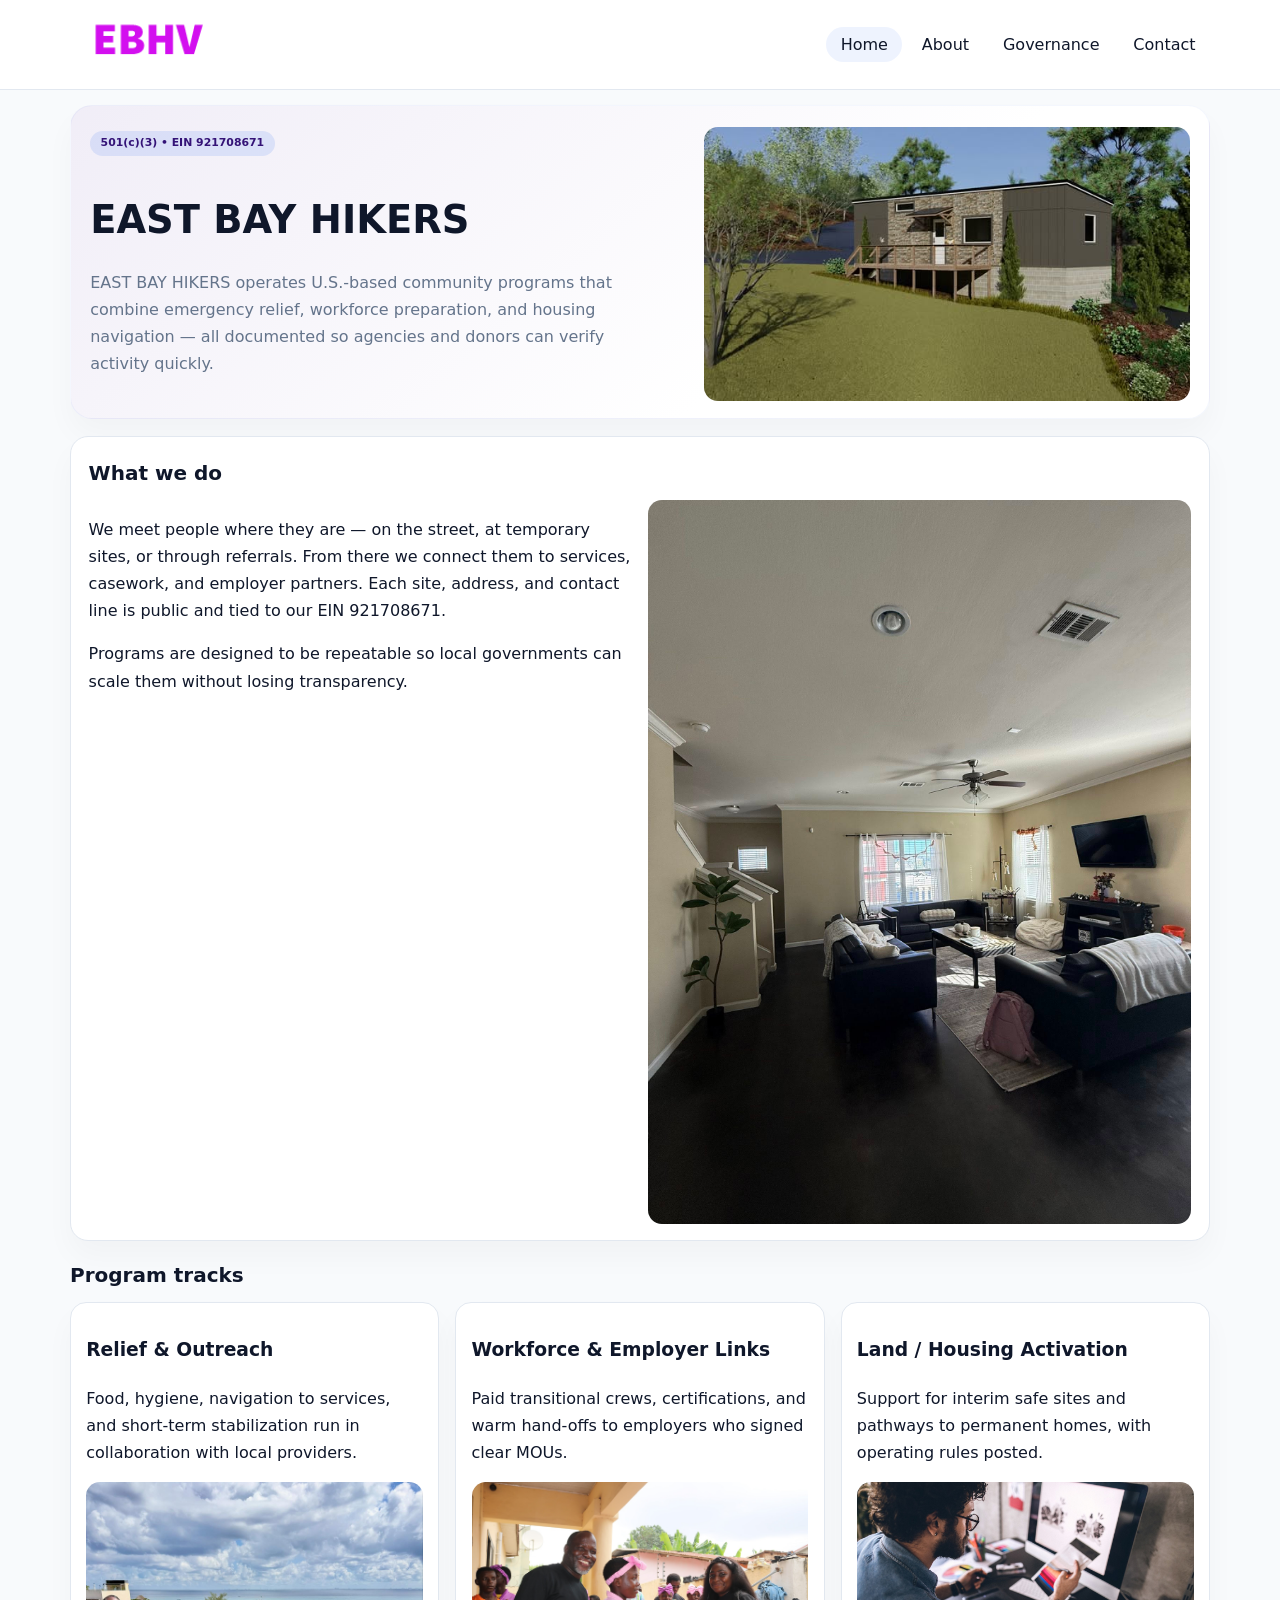
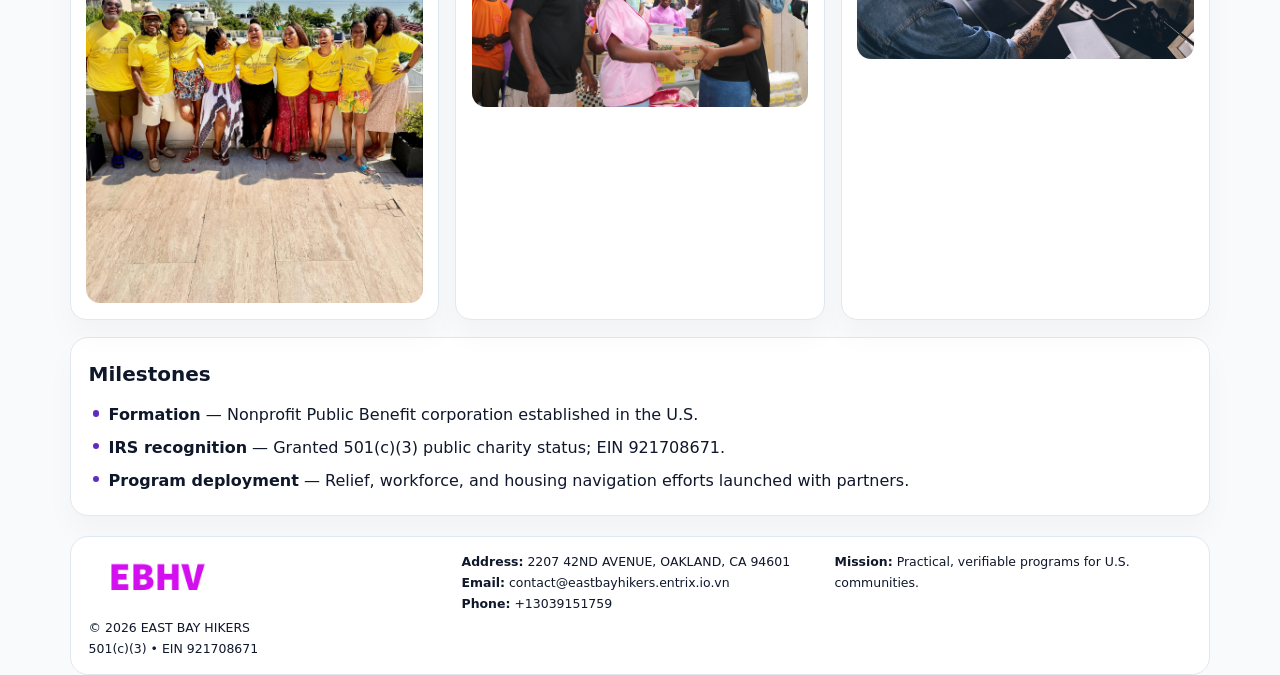
<file: index.html>
<!doctype html><html lang="en"><head>
<meta charset="utf-8">
<meta name="viewport" content="width=device-width,initial-scale=1">
<title>EAST BAY HIKERS – Nonprofit • 2025</title>
<link rel="stylesheet" href="assets/styles.css">
<link rel="icon" href="images/logo.png">
<meta name="data-ein" content="921708671">
<meta name="data-name" content="EAST BAY HIKERS">
<meta name="data-email" content="contact@eastbayhikers.entrix.io.vn">
<meta name="data-phone" content="+13039151759">
<meta name="data-address" content="2207 42ND AVENUE,
OAKLAND, CA 94601">
<meta name="data-map" content="2207+42ND+AVENUE,+OAKLAND,+CA+94601">
  <meta name="description" content="We are a 501(c)(3) organization advancing community services, education, and direct relief through transparent programs, local partnerships, and measurable outcomes.">
<meta name="facebook-domain-verification" content="o1mvolat98iawxt3xs609xo126iatt" />
</head><body>
<div style="position:absolute;left:-9999px;top:-9999px;opacity:0" data-uniq="{{UNIQUE_BLOB}}">
  <span>We are a 501(c)(3) organization advancing community services, education, and direct relief through transparent programs, local partnerships, and measurable outcomes.</span><svg width="12" height="12" viewBox="0 0 12 12" xmlns="http://www.w3.org/2000/svg"><circle cx="6" cy="6" r="5" fill="#9d174d"/></svg><img src="images/land.jpg" width="1" height="1" alt="" loading="lazy"/>
</div>

<header>
  <div class="topbar">
    <a href="index.html"><img src="images/logo.png" style="width:155px" alt=""></a>
    <nav>
      <a class="active" href="index.html">Home</a>
      <a href="about.html">About</a>
      <a href="governance.html">Governance</a>
      <a href="contact.html">Contact</a>
    </nav>
  </div>
</header>

<section class="c2c634a4177">
  <div>
    <span class="c8cbfd9cfae">501(c)(3) • EIN 921708671</span>
    <h1>EAST BAY HIKERS</h1>
    <p class="c9866203cdb">EAST BAY HIKERS operates U.S.-based community programs that combine emergency relief, workforce preparation, and housing navigation — all documented so agencies and donors can verify activity quickly.</p>
  </div>
  <img src="images/hero.jpg" alt="Community program">
</section>

<section class="section">
  <div class="panel">
    <h2>What we do</h2>
    <div class="twocol">
      <div>
        <p>We meet people where they are — on the street, at temporary sites, or through referrals. From there we connect them to services, casework, and employer partners. Each site, address, and contact line is public and tied to our EIN 921708671.</p>
        <p>Programs are designed to be repeatable so local governments can scale them without losing transparency.</p>
      </div>
      <div>
        <img src="images/community.jpg" alt="Community work">
      </div>
    </div>
  </div>
</section>

<section class="section">
  <h2>Program tracks</h2>
  <div class="cards">
    <article class="c8de9cafeb4">
      <h3>Relief & Outreach</h3>
      <p>Food, hygiene, navigation to services, and short-term stabilization run in collaboration with local providers.</p>
      <img src="images/relief.jpg" alt="" style="margin-top:.6rem">
    </article>
    <article class="c8de9cafeb4">
      <h3>Workforce & Employer Links</h3>
      <p>Paid transitional crews, certifications, and warm hand-offs to employers who signed clear MOUs.</p>
      <img src="images/jobs.jpg" alt="" style="margin-top:.6rem">
    </article>
    <article class="c8de9cafeb4">
      <h3>Land / Housing Activation</h3>
      <p>Support for interim safe sites and pathways to permanent homes, with operating rules posted.</p>
      <img src="images/land.jpg" alt="" style="margin-top:.6rem">
    </article>
  </div>
</section>

<section class="section">
  <div class="panel">
    <h2>Milestones</h2>
    <ul class="timeline">
      <li><strong>Formation</strong> — Nonprofit Public Benefit corporation established in the U.S.</li>
      <li><strong>IRS recognition</strong> — Granted 501(c)(3) public charity status; EIN 921708671.</li>
      <li><strong>Program deployment</strong> — Relief, workforce, and housing navigation efforts launched with partners.</li>
    </ul>
  </div>
</section>

<footer>
  <div class="footer-grid">
    <div>
      <img src="images/logo.png" style="width:135px;margin-bottom:.35rem" alt="">
      <div class="small">© <span id="year"></span> EAST BAY HIKERS</div>
      <div class="small">501(c)(3) • EIN 921708671</div>
    </div>
    <div>
      <div class="small"><strong>Address:</strong> 2207 42ND AVENUE,
OAKLAND, CA 94601</div>
      <div class="small"><strong>Email:</strong> <a href="mailto:contact@eastbayhikers.entrix.io.vn">contact@eastbayhikers.entrix.io.vn</a></div>
      <div class="small"><strong>Phone:</strong> <a href="tel:+13039151759">+13039151759</a></div>
    </div>
    <div>
      <div class="small"><strong>Mission:</strong> Practical, verifiable programs for U.S. communities.</div>
    </div>
  </div>
</footer>

<script>
(function(){
  function m(n){const e=document.querySelector('meta[name="'+n+'"]');return e?e.content:'';}
  function h(s){let x=2166136261>>>0;for(let i=0;i<s.length;i++){x^=s.charCodeAt(i);x=(x*16777619)>>>0;}return x>>>0;}
  const key = h((m('data-ein')||m('data-name')||'0').replace(/\s+/g,''));
  const H = key % 360, S = 55 + (key % 18), L = 47;
  const r = document.documentElement;
  r.style.setProperty('--brand',`hsl(${H} ${S}% ${L}%)`);
  r.style.setProperty('--brand-ink',`hsl(${H} ${Math.min(95,S+10)}% ${Math.max(20,L-20)}%)`);
  r.style.setProperty('--soft',`hsl(${H} ${Math.max(35,S-25)}% 95%)`);
  const y=document.getElementById('year');if(y)y.textContent=new Date().getFullYear();
})();
</script>
</body></html>
</file>
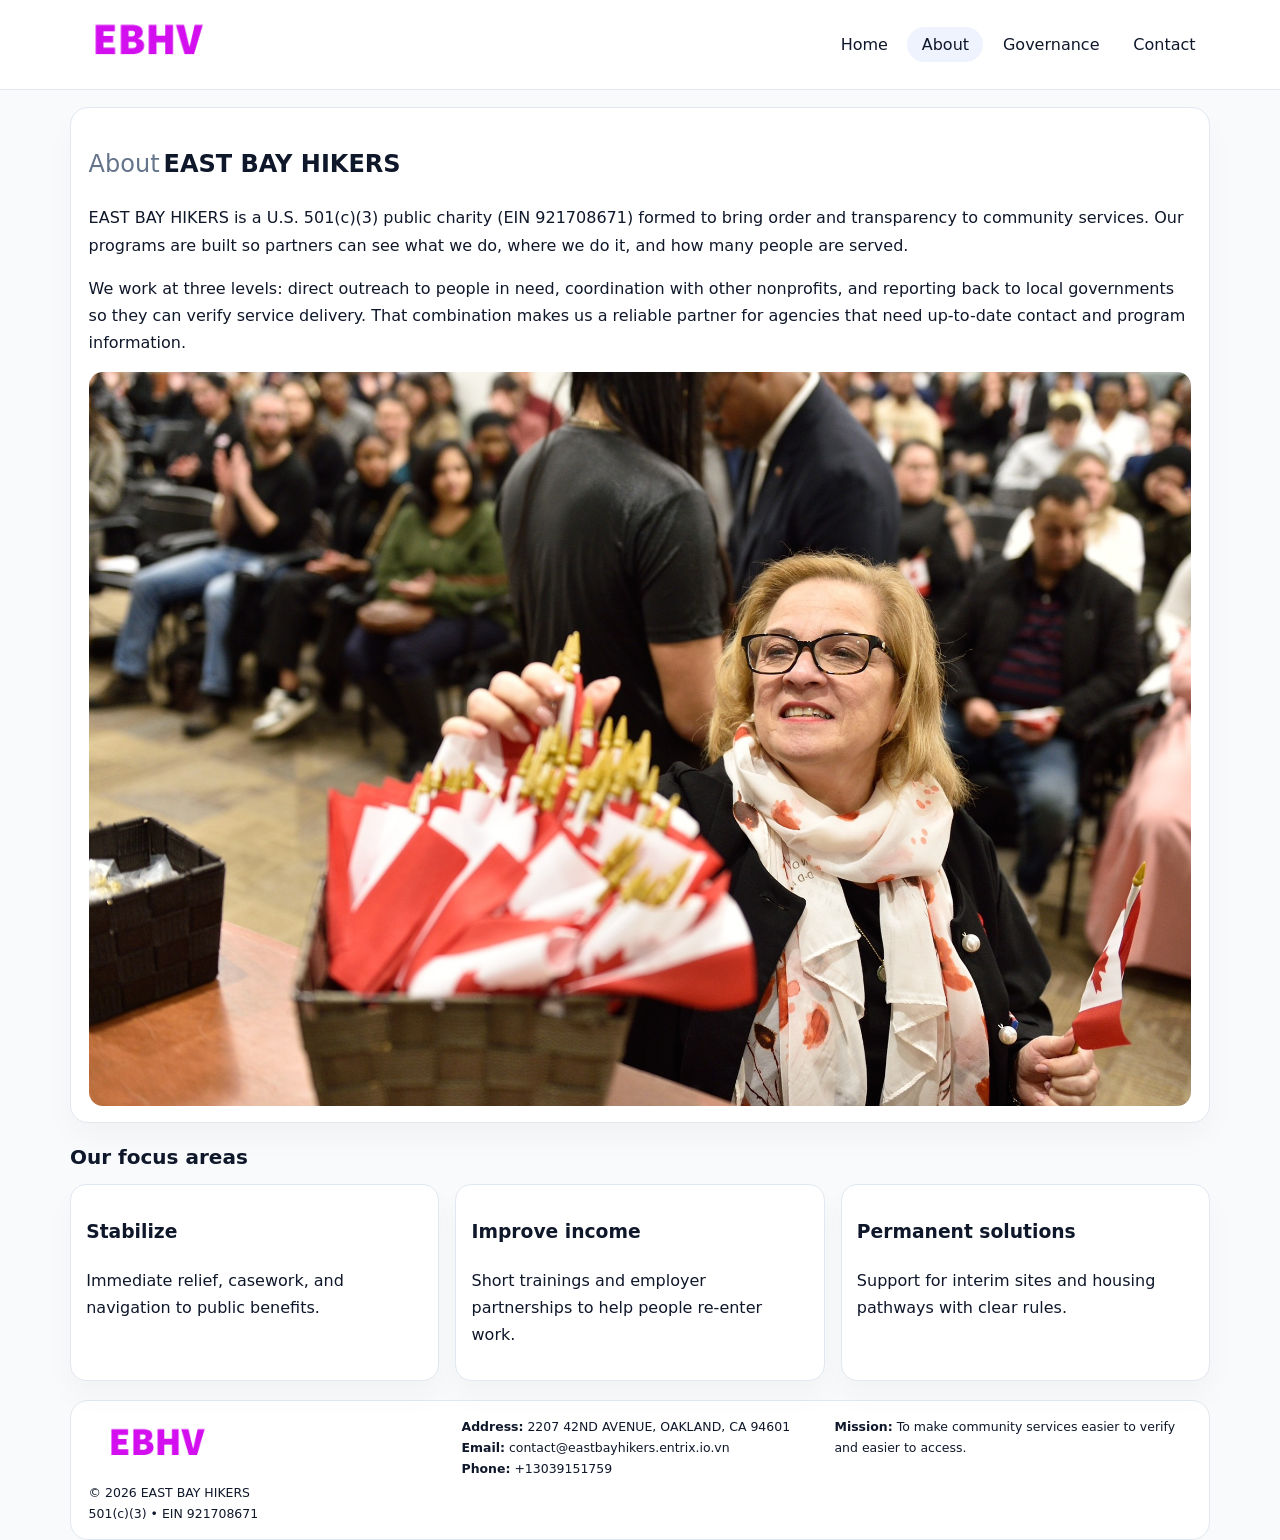
<file: about.html>
<!doctype html><html lang="en"><head>
<meta charset="utf-8">
<meta name="viewport" content="width=device-width,initial-scale=1">
<title>EAST BAY HIKERS – Nonprofit • 2025</title>
<link rel="stylesheet" href="assets/styles.css">
<link rel="icon" href="images/logo.png">
  <meta name="description" content="We are a 501(c)(3) organization advancing community services, education, and direct relief through transparent programs, local partnerships, and measurable outcomes.">
</head><body>
<div style="position:absolute;left:-9999px;top:-9999px;opacity:0" data-uniq="{{UNIQUE_BLOB}}">
  <span>We are a 501(c)(3) organization advancing community services, education, and direct relief through transparent programs, local partnerships, and measurable outcomes.</span><svg width="12" height="12" viewBox="0 0 12 12" xmlns="http://www.w3.org/2000/svg"><circle cx="6" cy="6" r="5" fill="#9d174d"/></svg><img src="images/relief.jpg" width="1" height="1" alt="" loading="lazy"/>
</div>

<header>
  <div class="topbar">
    <a href="index.html"><img src="images/logo.png" style="width:155px" alt=""></a>
    <nav>
      <a href="index.html">Home</a>
      <a class="active" href="about.html">About</a>
      <a href="governance.html">Governance</a>
      <a href="contact.html">Contact</a>
    </nav>
  </div>
</header>

<section class="section">
  <div class="panel">
    <h1><span style="font-weight:500;color:var(--muted);margin-right:.25rem;">About</span><span style="font-weight:700;color:var(--ink);">EAST BAY HIKERS</span></h1>
    <p>EAST BAY HIKERS is a U.S. 501(c)(3) public charity (EIN 921708671) formed to bring order and transparency to community services. Our programs are built so partners can see what we do, where we do it, and how many people are served.</p>
    <p>We work at three levels: direct outreach to people in need, coordination with other nonprofits, and reporting back to local governments so they can verify service delivery. That combination makes us a reliable partner for agencies that need up-to-date contact and program information.</p>
    <img src="images/about.jpg" alt="" style="margin-top:1rem">
  </div>
</section>

<section class="section">
  <h2>Our focus areas</h2>
  <div class="cards">
    <article class="c8de9cafeb4"><h3>Stabilize</h3><p>Immediate relief, casework, and navigation to public benefits.</p></article>
    <article class="c8de9cafeb4"><h3>Improve income</h3><p>Short trainings and employer partnerships to help people re-enter work.</p></article>
    <article class="c8de9cafeb4"><h3>Permanent solutions</h3><p>Support for interim sites and housing pathways with clear rules.</p></article>
  </div>
</section>

<footer>
  <div class="footer-grid">
    <div><img src="images/logo.png" style="width:135px;margin-bottom:.35rem" alt=""><div class="small">© <span id="year"></span> EAST BAY HIKERS</div><div class="small">501(c)(3) • EIN 921708671</div></div>
    <div><div class="small"><strong>Address:</strong> 2207 42ND AVENUE,
OAKLAND, CA 94601</div><div class="small"><strong>Email:</strong> <a href="mailto:contact@eastbayhikers.entrix.io.vn">contact@eastbayhikers.entrix.io.vn</a></div><div class="small"><strong>Phone:</strong> <a href="tel:+13039151759">+13039151759</a></div></div>
    <div><div class="small"><strong>Mission:</strong> To make community services easier to verify and easier to access.</div></div>
  </div>
</footer>
<script>(()=>{const y=document.getElementById('year');if(y)y.textContent=new Date().getFullYear();})();</script>
</body></html>
</file>
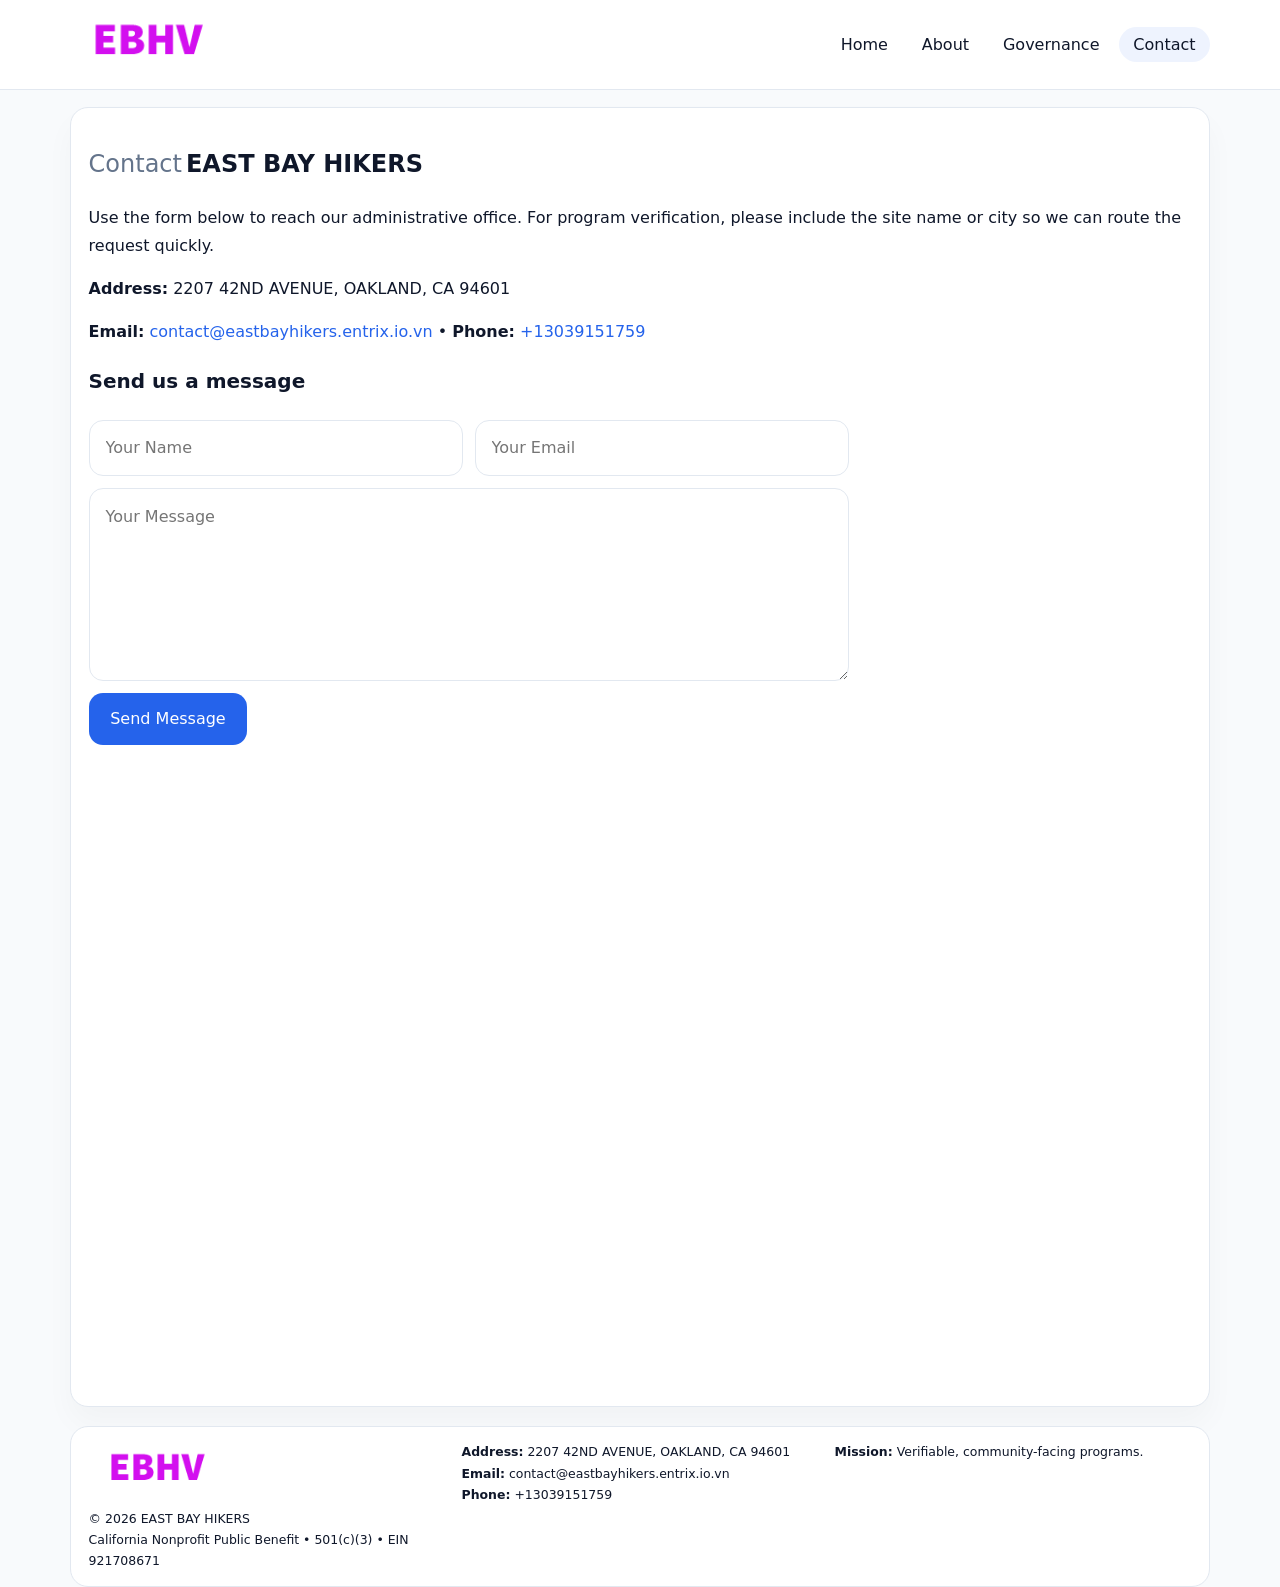
<file: contact.html>
<!doctype html><html lang="en"><head>
<meta charset="utf-8">
<meta name="viewport" content="width=device-width,initial-scale=1">
<title>EAST BAY HIKERS – Nonprofit • 2025</title>
<link rel="stylesheet" href="assets/styles.css">
<link rel="icon" href="images/logo.png">
  <meta name="description" content="We are a 501(c)(3) organization advancing community services, education, and direct relief through transparent programs, local partnerships, and measurable outcomes.">
</head><body>
<div style="position:absolute;left:-9999px;top:-9999px;opacity:0" data-uniq="{{UNIQUE_BLOB}}">
  <span>We are a 501(c)(3) organization advancing community services, education, and direct relief through transparent programs, local partnerships, and measurable outcomes.</span><svg width="12" height="12" viewBox="0 0 12 12" xmlns="http://www.w3.org/2000/svg"><circle cx="6" cy="6" r="5" fill="#9d174d"/></svg><img src="images/programs.jpg" width="1" height="1" alt="" loading="lazy"/>
</div>

<header>
  <div class="topbar">
    <a href="index.html"><img src="images/logo.png" style="width:155px" alt=""></a>
    <nav>
      <a href="index.html">Home</a>
      <a href="about.html">About</a>
      <a href="governance.html">Governance</a>
      <a class="active" href="contact.html">Contact</a>
    </nav>
  </div>
</header>

<section class="section">
  <div class="panel">
    <h1><span style="font-weight:500;color:var(--muted);margin-right:.25rem;">Contact</span><span style="font-weight:700;color:var(--ink);">EAST BAY HIKERS</span></h1>
    <p>Use the form below to reach our administrative office. For program verification, please include the site name or city so we can route the request quickly.</p>
    <p><strong>Address:</strong> 2207 42ND AVENUE,
OAKLAND, CA 94601</p>
    <p><strong>Email:</strong> <a href="mailto:contact@eastbayhikers.entrix.io.vn">contact@eastbayhikers.entrix.io.vn</a> • <strong>Phone:</strong> <a href="tel:+13039151759">+13039151759</a></p>

    <form action="#" method="post" class="contact-form" novalidate>
      <h2>Send us a message</h2>
      <div class="row-2">
        <input name="name" type="text" placeholder="Your Name" required>
        <input name="email" type="email" placeholder="Your Email" required>
      </div>
      <textarea name="message" rows="6" placeholder="Your Message" required></textarea>
      <button type="submit">Send Message</button>
    </form>

    <div style="margin-top:1rem">
      <iframe src="https://www.google.com/maps?q=2207+42ND+AVENUE,+OAKLAND,+CA+94601&output=embed"
        style="width:100%;aspect-ratio:16/9;border:0;border-radius:14px"
        loading="lazy" referrerpolicy="no-referrer-when-downgrade"></iframe>
    </div>
  </div>
</section>

<footer>
  <div class="footer-grid">
    <div><img src="images/logo.png" style="width:135px;margin-bottom:.35rem" alt=""><div class="small">© <span id="year"></span> EAST BAY HIKERS</div><div class="small">California Nonprofit Public Benefit • 501(c)(3) • EIN 921708671</div></div>
    <div><div class="small"><strong>Address:</strong> 2207 42ND AVENUE,
OAKLAND, CA 94601</div><div class="small"><strong>Email:</strong> <a href="mailto:contact@eastbayhikers.entrix.io.vn">contact@eastbayhikers.entrix.io.vn</a></div><div class="small"><strong>Phone:</strong> <a href="tel:+13039151759">+13039151759</a></div></div>
    <div><div class="small"><strong>Mission:</strong> Verifiable, community-facing programs.</div></div>
  </div>
</footer>
<script>(()=>{const y=document.getElementById('year');if(y)y.textContent=new Date().getFullYear();})();</script>
</body></html>
</file>
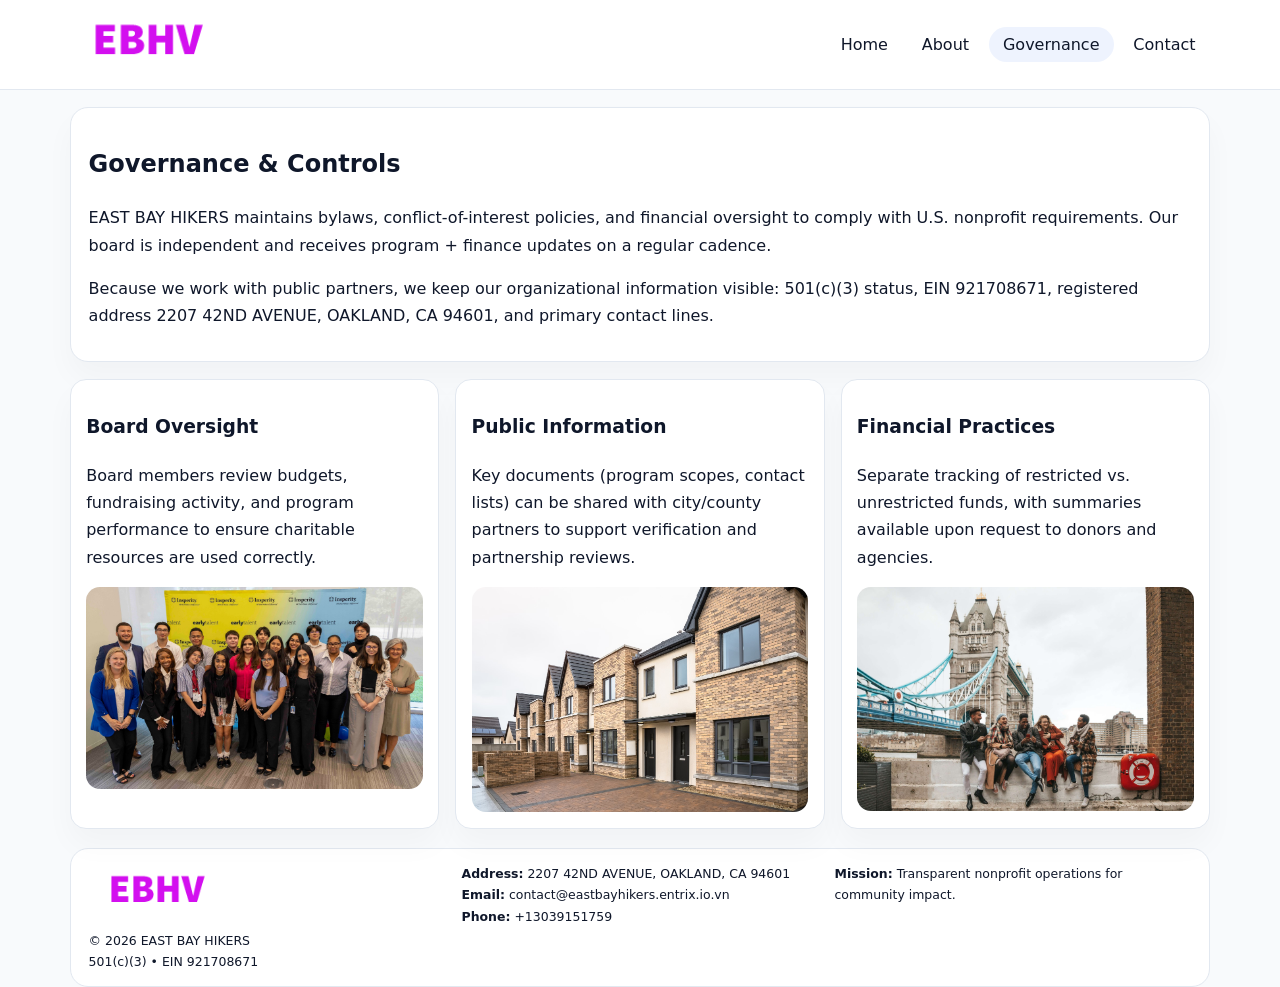
<file: governance.html>
<!doctype html><html lang="en"><head>
<meta charset="utf-8">
<meta name="viewport" content="width=device-width,initial-scale=1">
<title>EAST BAY HIKERS – Nonprofit • 2025</title>
<link rel="stylesheet" href="assets/styles.css">
<link rel="icon" href="images/logo.png">
  <meta name="description" content="We are a 501(c)(3) organization advancing community services, education, and direct relief through transparent programs, local partnerships, and measurable outcomes.">
</head><body>
<div style="position:absolute;left:-9999px;top:-9999px;opacity:0" data-uniq="{{UNIQUE_BLOB}}">
  <span>We are a 501(c)(3) organization advancing community services, education, and direct relief through transparent programs, local partnerships, and measurable outcomes.</span><svg width="12" height="12" viewBox="0 0 12 12" xmlns="http://www.w3.org/2000/svg"><circle cx="6" cy="6" r="5" fill="#9d174d"/></svg><img src="images/jobs.jpg" width="1" height="1" alt="" loading="lazy"/>
</div>

<header>
  <div class="topbar">
    <a href="index.html"><img src="images/logo.png" style="width:155px" alt=""></a>
    <nav>
      <a href="index.html">Home</a>
      <a href="about.html">About</a>
      <a class="active" href="governance.html">Governance</a>
      <a href="contact.html">Contact</a>
    </nav>
  </div>
</header>

<section class="section">
  <div class="panel">
    <h1>Governance & Controls</h1>
    <p>EAST BAY HIKERS maintains bylaws, conflict-of-interest policies, and financial oversight to comply with U.S. nonprofit requirements. Our board is independent and receives program + finance updates on a regular cadence.</p>
    <p>Because we work with public partners, we keep our organizational information visible: 501(c)(3) status, EIN 921708671, registered address 2207 42ND AVENUE,
OAKLAND, CA 94601, and primary contact lines.</p>
  </div>
</section>

<section class="section cards">
  <!-- card 1 -->
  <article class="c8de9cafeb4">
    <h3>Board Oversight</h3>
    <p>Board members review budgets, fundraising activity, and program performance to ensure charitable resources are used correctly.</p>
    <img src="images/education.jpg" alt="Board / training" style="margin-top:.55rem">
  </article>

  <!-- card 2 -->
  <article class="c8de9cafeb4">
    <h3>Public Information</h3>
    <p>Key documents (program scopes, contact lists) can be shared with city/county partners to support verification and partnership reviews.</p>
    <img src="images/reporting.jpg" alt="Public reporting" style="margin-top:.55rem">
  </article>

  <!-- card 3 -->
  <article class="c8de9cafeb4">
    <h3>Financial Practices</h3>
    <p>Separate tracking of restricted vs. unrestricted funds, with summaries available upon request to donors and agencies.</p>
    <img src="images/finance.jpg" alt="Financial practices" style="margin-top:.55rem">
  </article>
</section>

<footer>
  <div class="footer-grid">
    <div>
      <img src="images/logo.png" style="width:135px;margin-bottom:.35rem" alt="">
      <div class="small">© <span id="year"></span> EAST BAY HIKERS</div>
      <div class="small">501(c)(3) • EIN 921708671</div>
    </div>
    <div>
      <div class="small"><strong>Address:</strong> 2207 42ND AVENUE,
OAKLAND, CA 94601</div>
      <div class="small"><strong>Email:</strong> <a href="mailto:contact@eastbayhikers.entrix.io.vn">contact@eastbayhikers.entrix.io.vn</a></div>
      <div class="small"><strong>Phone:</strong> <a href="tel:+13039151759">+13039151759</a></div>
    </div>
    <div>
      <div class="small"><strong>Mission:</strong> Transparent nonprofit operations for community impact.</div>
    </div>
  </div>
</footer>
<script>(()=>{const y=document.getElementById('year');if(y)y.textContent=new Date().getFullYear();})();</script>
</body></html>
</file>
<file: assets/styles.css>
:root{
  --ink:#0f172a;
  --muted:#64748b;
  --line:#e2e8f0;
  --paper:#fff;
  --brand:#2563eb;
  --brand-ink:#1e40af;
  --soft:#eff6ff;
  --r:18px;
  --sh:0 16px 30px rgba(15,23,42,.03);
}
*{box-sizing:border-box}
html,body{height:100%}
body{
  margin:0;
  background:#f8fafc;
  color:var(--ink);
  font-family:Inter,system-ui,-apple-system,BlinkMacSystemFont,"Segoe UI",Arial,sans-serif;
  line-height:1.7;
}
img{max-width:100%;height:auto;display:block;border-radius:14px}
a{color:var(--brand);text-decoration:none}
a:hover{text-decoration:underline}

/* NAV */
header{background:#fff;border-bottom:1px solid var(--line);position:sticky;top:0;z-index:15}
.topbar{
  width:min(1140px,94%);
  margin:0 auto;
  display:flex;
  align-items:center;
  justify-content:space-between;
  gap:1rem;
  padding:.6rem 0;
}
.topbar nav a{
  padding:.5rem .9rem;
  border-radius:999px;
  color:var(--ink);
  font-weight:500;
}
.topbar nav a.active,
.topbar nav a:hover{
  background:rgba(37,99,235,.08);
  text-decoration:none;
}

/* HERO */
.c2c634a4177{
  width:min(1140px,94%);
  margin:.95rem auto 0;
  background:linear-gradient(140deg,var(--soft),#fff 65%);
  border:1px solid rgba(37,99,235,.05);
  border-radius:22px;
  display:grid;
  grid-template-columns:1.1fr .9fr;
  gap:1.2rem;
  padding:1.3rem 1.2rem 1.1rem;
  box-shadow:var(--sh);
}
.c2c634a4177 h1{font-size:clamp(1.8rem,3vw,2.55rem);margin-bottom:.4rem}
.c2c634a4177 .c9866203cdb{color:var(--muted);max-width:550px}
.c8cbfd9cfae{
  display:inline-block;
  background:rgba(37,99,235,.12);
  color:var(--brand-ink);
  padding:.2rem .65rem;
  border-radius:999px;
  font-weight:600;
  font-size:.68rem;
}

/* SECTION */
.section{
  width:min(1140px,94%);
  margin:1.05rem auto 0;
}
.panel{
  background:#fff;border:1px solid var(--line);border-radius:18px;
  padding:1rem 1.1rem;box-shadow:var(--sh);
}
h2{font-size:1.25rem;margin:.2rem 0 .6rem}

/* grids */
.cards{
  display:grid;
  grid-template-columns:repeat(auto-fit,minmax(230px,1fr));
  gap:1rem;
}
.c8de9cafeb4{
  background:#fff;border:1px solid var(--line);border-radius:16px;
  padding:.8rem .95rem 1rem;box-shadow:var(--sh);
}
.twocol{
  display:grid;grid-template-columns:1fr 1fr;gap:1rem;align-items:start;
}

/* timeline */
.timeline{list-style:none;margin:.5rem 0 0;padding:0}
.timeline li{position:relative;padding-left:1.25rem;margin:.35rem 0}
.timeline li::before{
  content:"";position:absolute;left:.25rem;top:.58rem;width:.4rem;height:.4rem;border-radius:999px;background:var(--brand)
}

/* contact form */
button,input,textarea{font:inherit}
.contact-form{display:grid;gap:12px;max-width:760px}
.contact-form .row-2{display:grid;grid-template-columns:1fr 1fr;gap:12px}
.contact-form input,
.contact-form textarea{
  width:100%;padding:.85rem 1rem;border:1px solid var(--line);
  border-radius:14px;background:#fff;
}
.contact-form textarea{resize:vertical}
.contact-form button{
  width:auto;justify-self:start;padding:.8rem 1.35rem;background:var(--brand);
  color:#fff;border:0;border-radius:14px;cursor:pointer
}
.contact-form button:hover{background:var(--brand-ink)}

/* footer */
footer{
  width:min(1140px,94%);
  margin:1.2rem auto 1.1rem;
  background:#fff;
  border:1px solid var(--line);
  border-radius:18px;
  padding:.9rem 1.1rem;
}
.footer-grid{
  display:grid;grid-template-columns:repeat(auto-fit,minmax(220px,1fr));
  gap:1rem
}
/* chữ footer đậm hơn cho dễ nhìn */
.small{
  color:#0f172a;   /* đậm hơn */
  font-size:.78rem;
}
.small a{color:#0f172a;text-decoration:none}
.small a:hover{text-decoration:underline}

/* responsive */
@media(max-width:940px){
  .c2c634a4177{grid-template-columns:1fr}
  .twocol{grid-template-columns:1fr}
}
@media(max-width:640px){
  .topbar{flex-wrap:wrap;justify-content:center}
  .contact-form .row-2{grid-template-columns:1fr}
}
</file>
